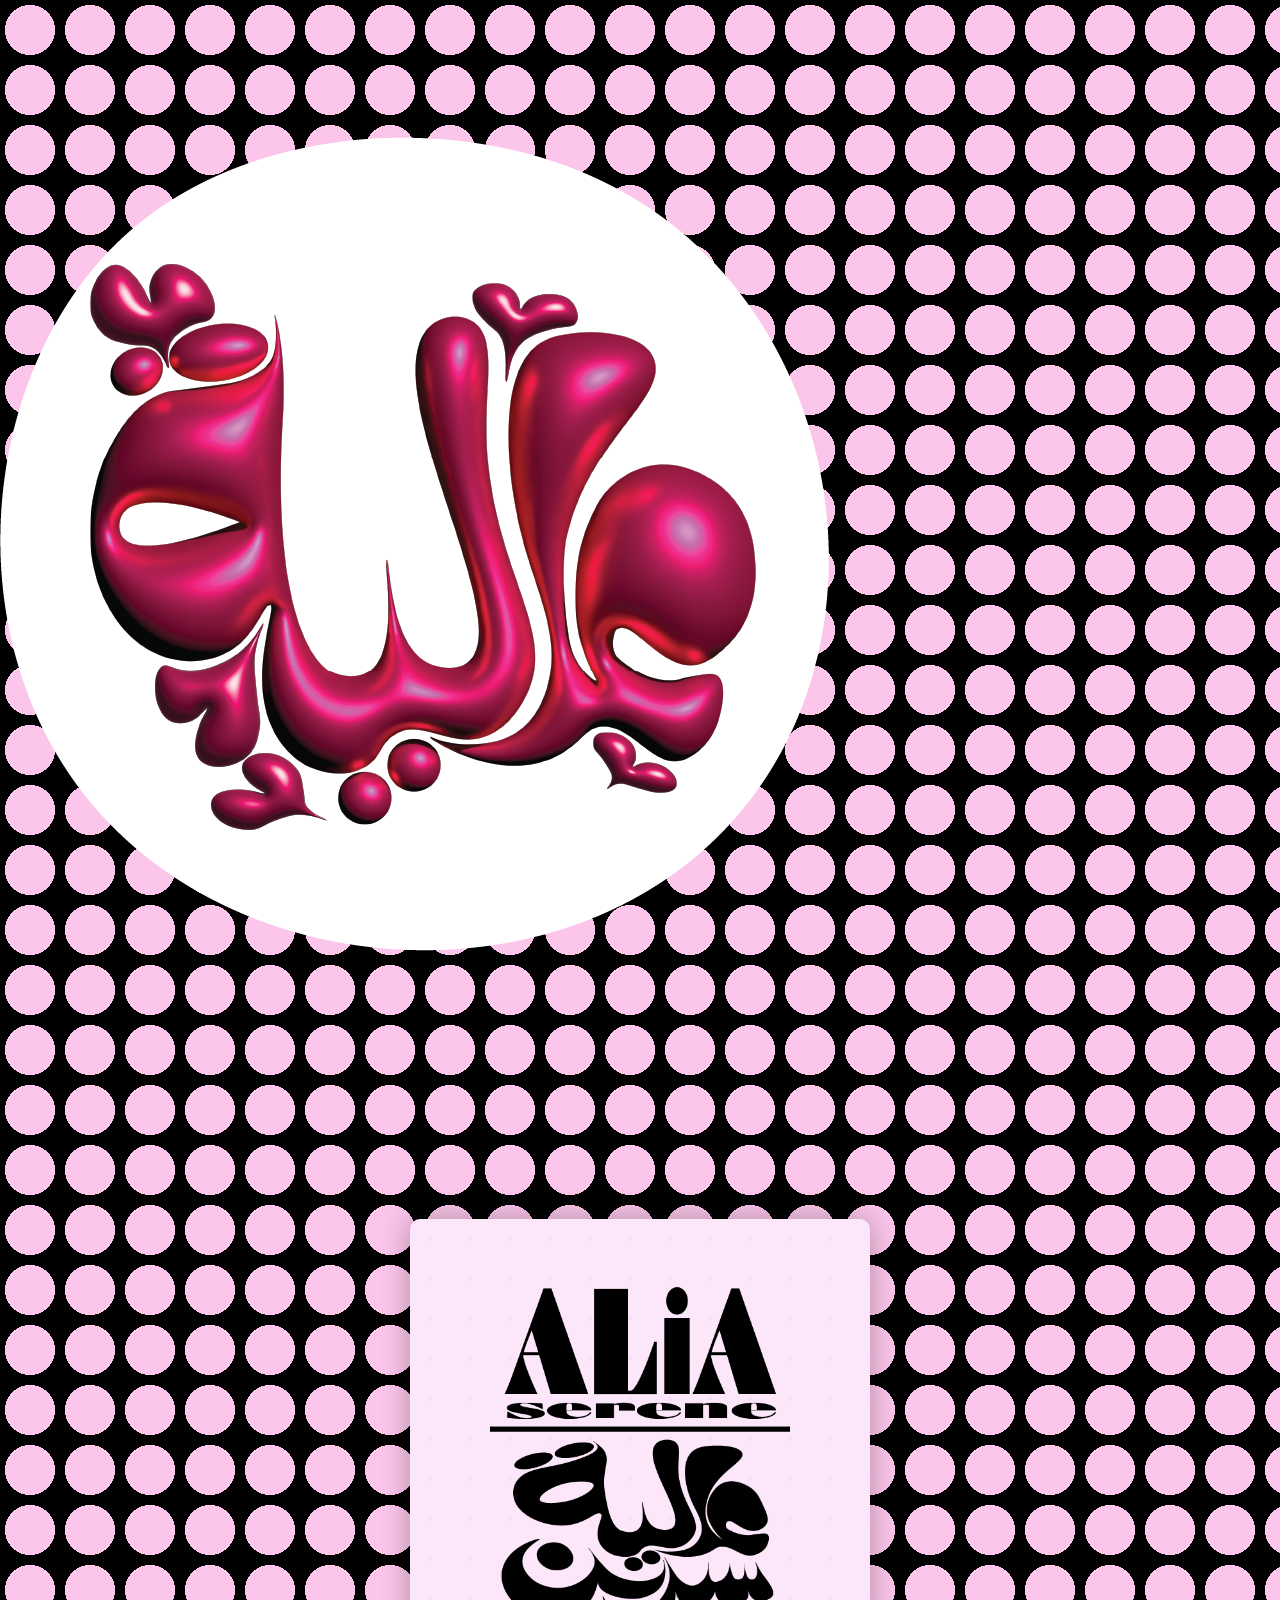
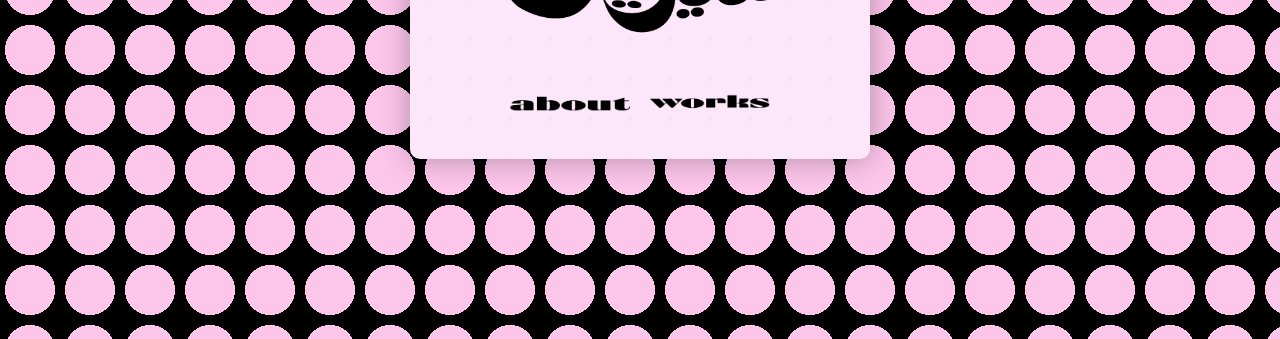
<file: index.html>
<!DOCTYPE html>
<html lang="en">
<head>
  <meta charset="UTF-8" />
  <meta name="viewport" content="width=device-width, initial-scale=1.0"/>
  <title>Alia Serene</title>
  <link rel="stylesheet" href="styles.css">
  <link rel="icon" href="favicon.png" type="image/png">

</head>
<body>
    <a href="index.html" class="home-button">
  <img src="home-button.png" alt="Home" />
</a>
  <div class="outer">
    <div class="center-box">
      <img src="logo.png" alt="Alia Serene logo" class="logo-img" />

      <nav>
        <a href="about.html" class="nav-button">
          <img src="about-header.png" alt="About" class="nav-img" />
        </a>
        <a href="works.html" class="nav-button">
          <img src="works-header.png" alt="Works" class="nav-img" />
        </a>
      </nav>
    </div>
  </div>
  <script>
  const box = document.querySelector('.center-box');

  document.addEventListener('mousemove', (e) => {
    const x = (e.clientX / window.innerWidth - 0.5) * 20;
    const y = (e.clientY / window.innerHeight - 0.5) * 20;

    box.style.transform = `translate(${x}px, ${y}px)`;
  });
</script>
</body>
</html>
</file>
<file: styles.css>
/* Full-page black background with extra large gray polka hearts */
body {
  margin: 0;
  font-family: sans-serif;
  background-color: black;
  background-image: radial-gradient(rgb(252, 197, 234) 25px, transparent 20%);
  background-size: 60px 60px;
}

/* Centering the main card */
.outer {
  display: flex;
  justify-content: center;
  align-items: center;
  height: 100vh;
}

/* Light pink card with small pink polka dots */
.center-box {
  background-color: #fce6f9;
  background-image: radial-gradient(#fcdff9 8%, transparent 8%);
  background-size: 40px 40px;
  padding: 40px 80px;
  text-align: center;
  border-radius: 10px;
  box-shadow: 0 0 30px rgba(0,0,0,0.3);
}

/* Logo image */
.logo-img {
  width: 100%;
  max-width: 300px;
  height: auto;
  display: block;
  margin: 0 auto 30px auto;
}

/* Nav styling for buttons as images side by side */
nav {
  display: flex;
  justify-content: center;
  gap: 20px;
  margin-top: 20px;
  padding: 0;
}

/* Nav links styled as buttons with no extra background/borders */
.nav-button {
  background: none;
  border: none;
  padding: 0;
  cursor: pointer;
  text-decoration: none;
  display: inline-block;
}

/* Nav images (your PNG buttons) */
.nav-img {
  max-width: 120px;
  height: auto;
  cursor: pointer;
  transition: opacity 0.3s ease;
  display: inline-block;
  margin: 0;
  padding: 0;
  background: none;
  border: none;
}

.nav-img:hover {
  opacity: 0.9;               /* slight opacity change */
  transform: scale(1.05);    /* slightly enlarge */
  box-shadow: 0 0 8px #6c63ff; /* subtle purple glow */
  transition: opacity 0.3s ease, transform 0.3s ease, box-shadow 0.3s ease;
}
body {
  cursor: url('path-to-image.png'), auto;
}
</file>
